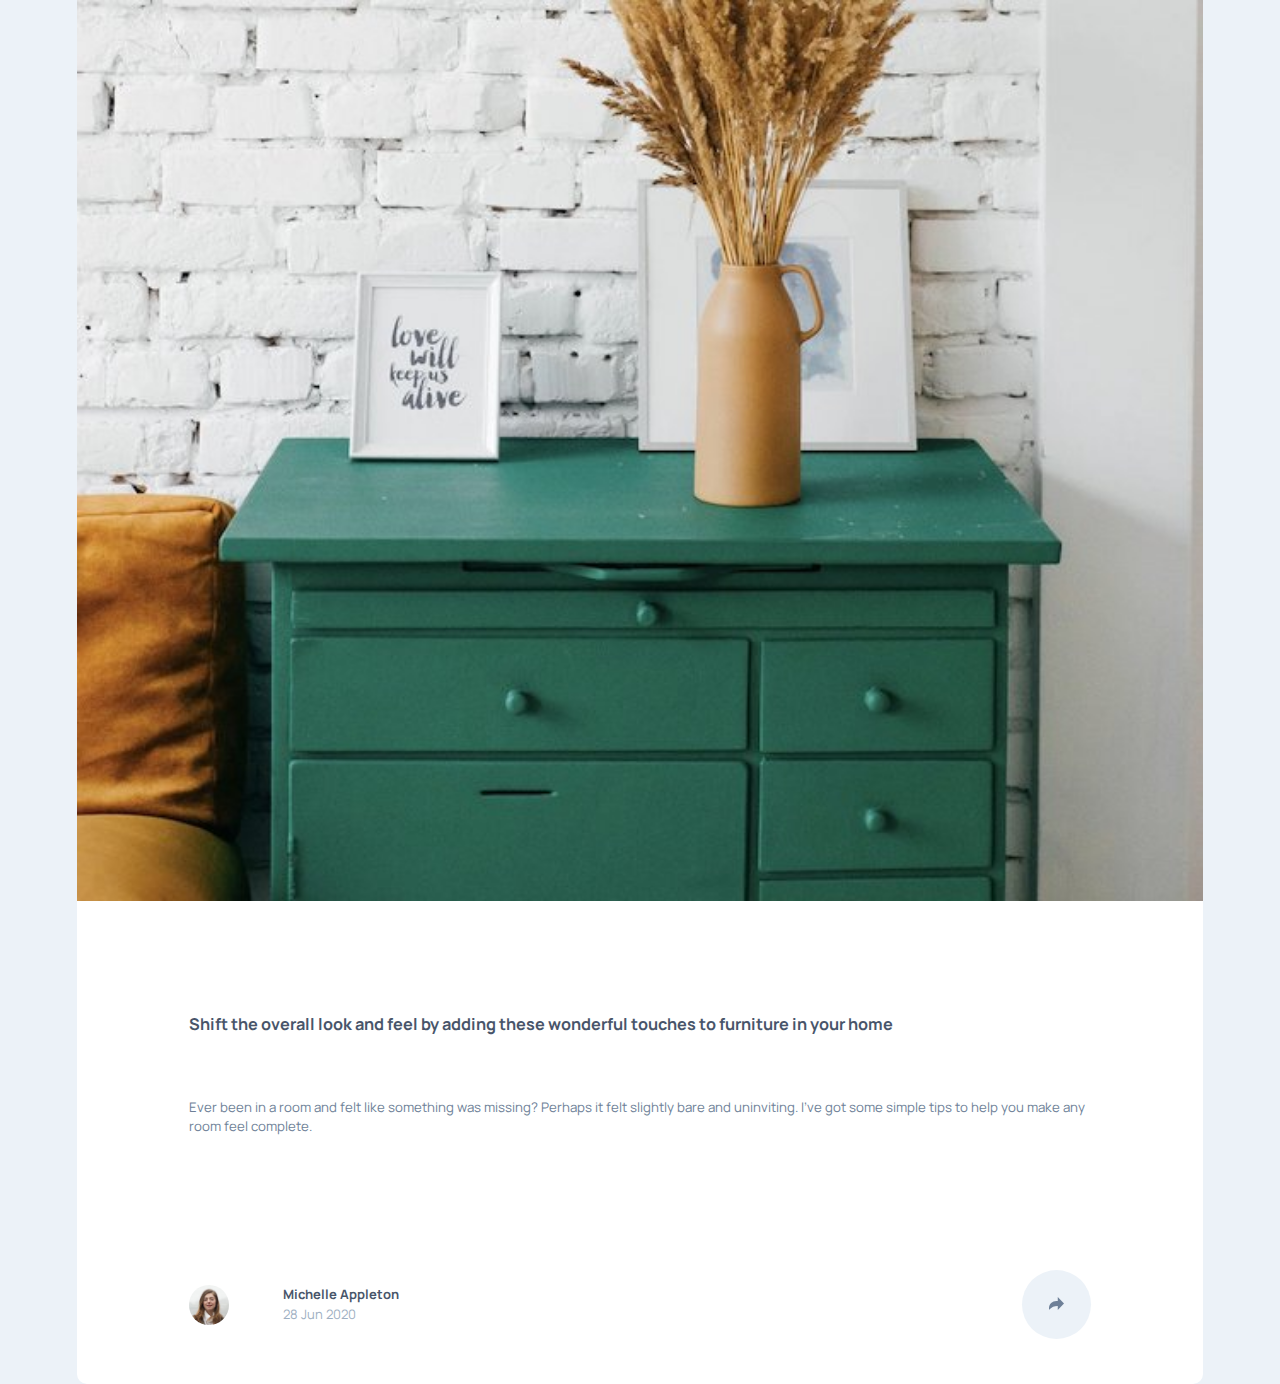
<file: index.html>
<!DOCTYPE html>
<html lang="pt-br">
<head>
    <meta charset="UTF-8">
    <meta http-equiv="X-UA-Compatible" content="IE=edge">
    <meta name="viewport" content="width=device-width, initial-scale=1.0">
    <title>Document</title>
    <link rel="stylesheet" href="css/reset.css">
    <link rel="stylesheet" href="css/base.css">
    <link rel="stylesheet" href="css/style.css">
</head>
<body>
    <div class="cartao">
        <img src="article-preview-component-master/images/drawers.jpg" alt="" class="ilustracao">
        <div class="conteudo">
            <div class="texto container">
                <h1 class="titulo">Shift the overall look and feel by adding these wonderful touches to furniture in your home</h1>
                <p class="descricao">Ever been in a room and felt like something was missing? Perhaps it felt slightly bare and uninviting. I’ve got some simple tips to help you make any room feel complete.</p>
            </div>
            <div class="perfil container">
                <img src="article-preview-component-master/images/avatar-michelle.jpg" alt="" class="avatar">
                <p><span class="perfil-nome">Michelle Appleton</span><br><span class="data">28 Jun 2020</span></p>
                <div class="compartilhar">
                    <img src="article-preview-component-master/images/icon-share.svg" alt="">
                </div>
                <div class="redes-sociais">
                    <p class="aba-nome">Share</p>
                    <img src="article-preview-component-master/images/icon-facebook.svg" alt="" class="rede-social">
                    <img src="article-preview-component-master/images/icon-twitter.svg" alt="" class="rede-social">
                    <img src="article-preview-component-master/images/icon-pinterest.svg" alt="" class="rede-social">
                </div>
            </div>
        </div>
    </div>

    <script src="main.js"></script>
</body>
</html>
</file>
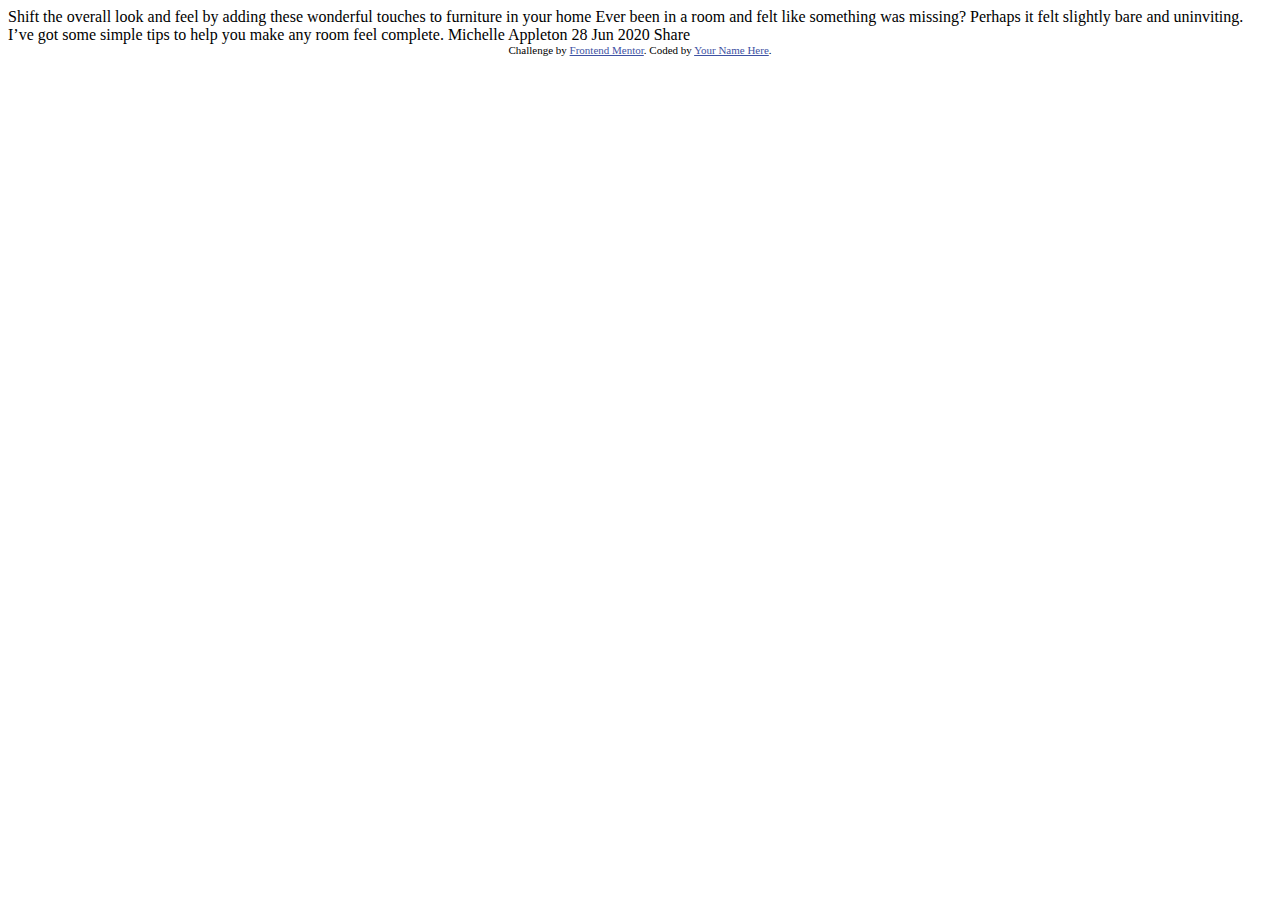
<file: article-preview-component-master/index.html>
<!DOCTYPE html>
<html lang="en">
<head>
  <meta charset="UTF-8">
  <meta name="viewport" content="width=device-width, initial-scale=1.0"> <!-- displays site properly based on user's device -->

  <link rel="icon" type="image/png" sizes="32x32" href="./images/favicon-32x32.png">
  
  <title>Frontend Mentor | Article preview component</title>

  <!-- Feel free to remove these styles or customise in your own stylesheet 👍 -->
  <style>
    .attribution { font-size: 11px; text-align: center; }
    .attribution a { color: hsl(228, 45%, 44%); }
  </style>
</head>
<body>

  Shift the overall look and feel by adding these wonderful touches to furniture in your home

  Ever been in a room and felt like something was missing? Perhaps 
  it felt slightly bare and uninviting. I’ve got some simple tips 
  to help you make any room feel complete.

  Michelle Appleton
  28 Jun 2020

  Share
  
  <div class="attribution">
    Challenge by <a href="https://www.frontendmentor.io?ref=challenge" target="_blank">Frontend Mentor</a>. 
    Coded by <a href="#">Your Name Here</a>.
  </div>
</body>
</html>
</file>
<file: css/base.css>
@charset "UTF-8";

@import url('https://fonts.googleapis.com/css2?family=Manrope:wght@500;700&display=swap');

:root {
    --titulo: hsl(217, 19%, 35%);
    --descricao: hsl(214, 17%, 51%);
    --data: hsl(212, 23%, 69%);
    --body-back: hsl(210, 46%, 95%);
}

body {
    background-color: var(--body-back);
    min-height: 100vh;
    display: flex;
    align-items: center;
    justify-content: center;
    font-family: 'Manrope';
    font-size: 13px;
    z-index: 0;
}

.container {
    padding: 0% 10%;
}

@media screen and (min-width: 1440px) {
    .container {
        padding: 8% 8% 0 8%;
    }
}
</file>
<file: css/style.css>
@charset "UTF-8";

.cartao {
    background-color: white;
    width: 88%;
    border-radius: 10px;
    display: flex;
    flex-direction: column;
    z-index: 1;
}

.cartao .ilustracao img {
    border-radius: 10px 10px 0 0;
    width: 100%;
}

.cartao .conteudo {
    padding-top: 10%;
}

.cartao .titulo {
    color: var(--titulo);
    font-weight: 700;
    font-size: 1.25em;
    line-height: 1.3em;
    margin-bottom: 7%;
}

.cartao .descricao {
    color: var(--descricao);
    font-size: 1.02em;
    line-height: 1.4em;
    margin-bottom: 10%;
}

.cartao .perfil {
    display: flex;
    align-items: center;
    position: relative;
    padding-top: 4%;
    padding-bottom: 4%;
}

.cartao .perfil .avatar {
    height: 40px;
    border-radius: 50%;
    margin-right: 6%;
}

.cartao .perfil p {
    line-height: 1.5em;
}

.cartao .perfil .perfil-nome {
    color: var(--titulo);
    font-weight: 700;
}

.cartao .perfil .data {
    color: var(--data);
}

.cartao .perfil .compartilhar {
    background-color: var(--body-back);
    margin-left: auto;
    border-radius: 50%;
    padding: 3%;
    z-index: 2;
}

.cartao .perfil .compartilhar-active {
    background-color: var(--descricao);
    color: white;
}

.cartao .perfil .redes-sociais {
    background-color: var(--titulo);
    height: 100%;
    width: 100%;
    top: 85%;
    left: 0;
    display: none;
    align-items: center;
    padding-left: 10%;
    top: 0;
    position: absolute;
    z-index: 1;
}

.cartao .perfil .redes-sociais-active {
    display: flex;
}

.cartao .perfil .redes-sociais .aba-nome {
    color: var(--data);
    text-transform: uppercase;
    letter-spacing: 4px;
    margin-right: 6%;
}

.cartao .perfil .rede-social {
    margin-right: 5%;
}

@media screen and (min-width: 1440px) {
    .cartao {
        width: 50%;
        flex-direction: row;
    }

    /* .cartao * {
        border: 1px solid black;
    } */

    .cartao .ilustracao {
        width: 40%;
    }

    .cartao .ilustracao {
        border-radius: 10px 0 0 10px;
    }

    .cartao .conteudo {
        width: 60%;
        padding: 0 0 2%;
    }

    .cartao .titulo {
        font-size: 1.6em;
        margin-bottom: 2%;
    }

    .cartao .descricao {
        margin-bottom: 0;
    }

    .cartao .perfil {
        width: 85%;
    }

    .cartao .perfil .redes-sociais {
        border-radius: 10px;
        height: 70%;
        width: 50%;
        justify-content: center;
        top: -80%;
        left: 63%;
        padding: 0;
        z-index: 2;
    }

    .cartao .perfil .redes-sociais:after {
        content: "";
        background-color: var(--titulo);
        height: 30px;
        width: 30px;
        top: 60%;
        position: absolute;
        transform: rotate(45deg);
        z-index: -1;
    }

    .cartao .perfil .rede-social {
        
    }
}
</file>
